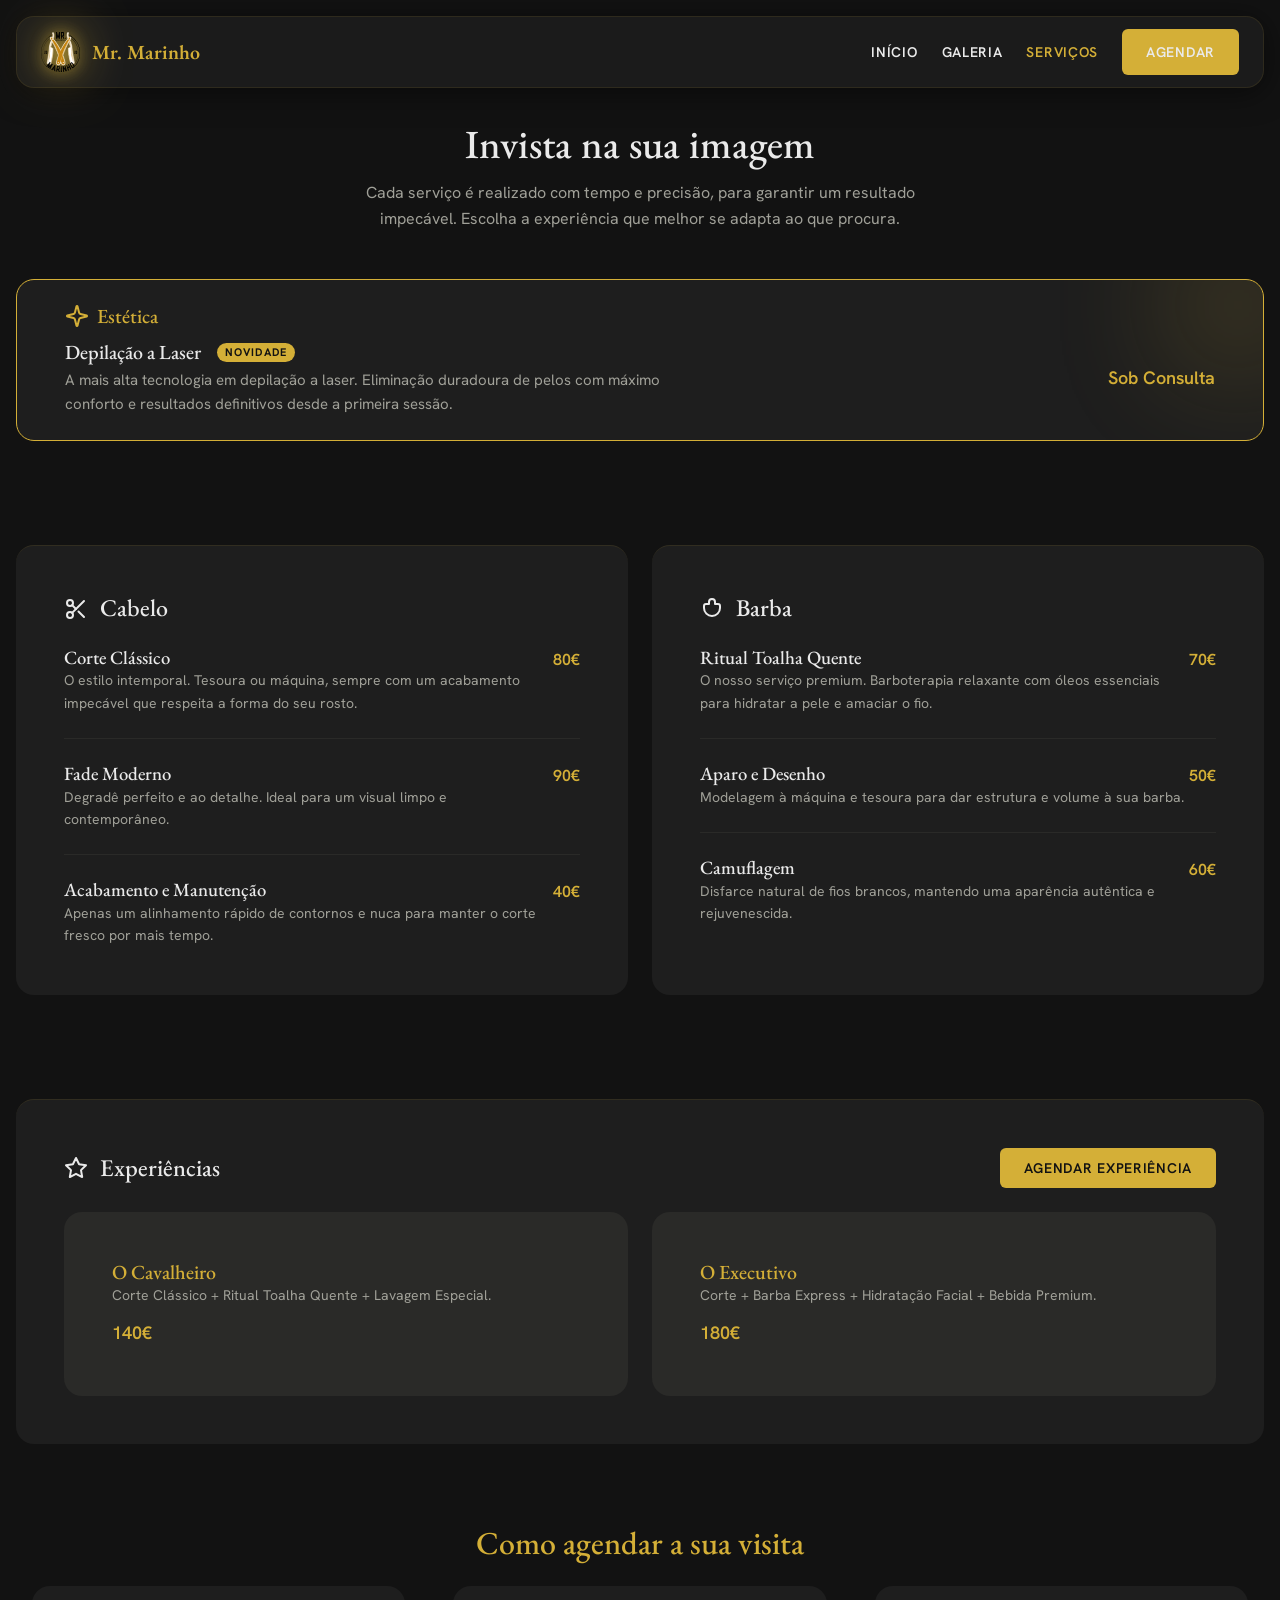
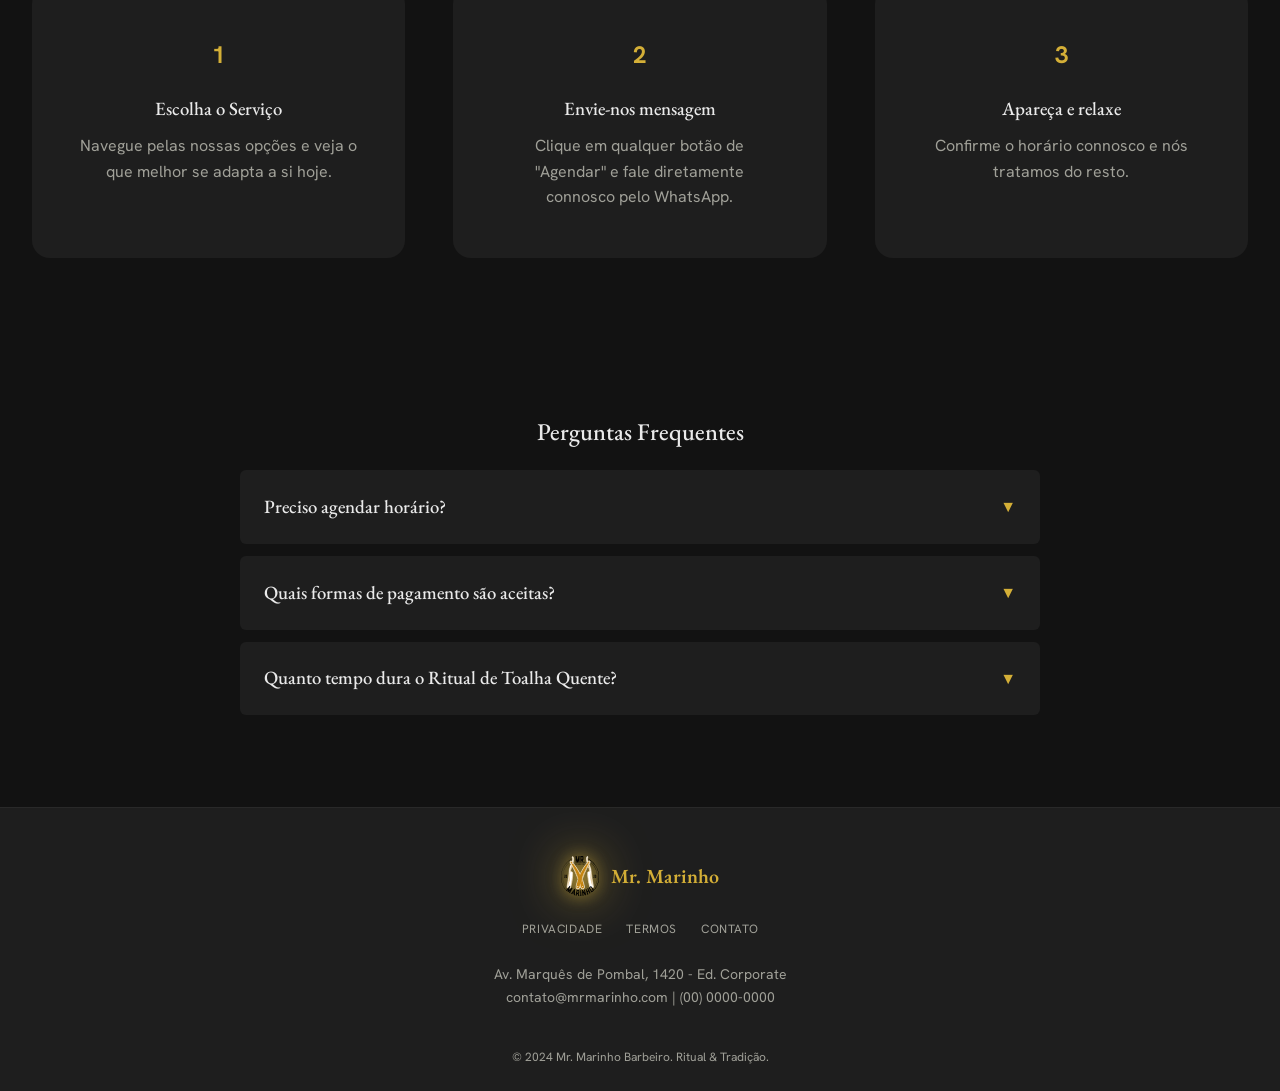
<file: servicos.html>
<!DOCTYPE html>
<html lang="pt-BR">
<head>
    <meta charset="UTF-8">
    <meta name="viewport" content="width=device-width, initial-scale=1.0">
    
    <!-- SEO Meta Tags -->
    <title>Serviços e Valores | Mr. Marinho Barbearia</title>
    <meta name="description" content="Conheça os serviços exclusivos da Barbearia Mr. Marinho: Cortes clássicos, fade moderno, barboterapia com toalha quente e experiências premium de grooming.">
    <meta name="keywords" content="serviços barbearia, preço corte de cabelo, toalha quente, barboterapia, grooming masculino, mr marinho serviços">
    <meta name="author" content="Mr. Marinho">
    <meta property="og:title" content="Serviços | Mr. Marinho Barbearia">
    <meta property="og:description" content="Tradição e precisão em cada detalhe. Escolha a experiência que melhor se adapta ao seu estilo.">
    <meta property="og:type" content="website">

    <link rel="stylesheet" href="style.css">
</head>
<body>

    <header class="navbar">
        <a href="index.html" class="nav-brand" aria-label="Home Mr. Marinho">
            <img src="./imgs/Logo.svg" alt="Logo Mr. Marinho">
            Mr. Marinho
        </a>
        
        <button class="menu-toggle" aria-label="Abrir Menu">☰</button>
        
        <nav class="nav-links" aria-label="Navegação Principal">
            <a href="index.html">Início</a>
            <a href="galeria.html">Galeria</a>
            <a href="servicos.html" class="active">Serviços</a>
            <a href="https://wa.me/00000000000" target="_blank" class="btn btn-primary btn-nav">Agendar</a>
        </nav>
    </header>

    <main class="container">
        <header class="page-header animate-on-scroll">
            <h1 class="page-title font-display">Invista na sua imagem</h1>
            <p class="page-subtitle">
                Cada serviço é realizado com tempo e precisão, para garantir um resultado impecável. Escolha a experiência que melhor se adapta ao que procura.
            </p>
        </header>

        <!-- Destaque: Novidade -->
        <section class="service-card animate-on-scroll delay-100" style="margin-bottom: var(--space-md); padding: var(--space-md) var(--space-lg); border: 1px solid var(--primary); position: relative; overflow: hidden;" aria-label="Serviço em Destaque">
            <!-- Efeito sutil de brilho no fundo do card -->
            <div style="position: absolute; top: -50px; right: -50px; width: 150px; height: 150px; background: var(--primary); filter: blur(60px); opacity: 0.15;"></div>
            
            <header class="service-card-title font-display" style="margin-bottom: var(--space-sm); color: var(--primary);">
                <div style="display: flex; align-items: center; gap: 8px; font-size: 20px;">
                    <svg width="24" height="24" viewBox="0 0 24 24" fill="none" stroke="currentColor" stroke-width="2" stroke-linecap="round" stroke-linejoin="round" aria-hidden="true">
                        <path d="M9.937 15.5A2 2 0 0 0 8.5 14.063l-6.135-1.582a.5.5 0 0 1 0-.962L8.5 9.936A2 2 0 0 0 9.937 8.5l1.582-6.135a.5.5 0 0 1 .963 0L14.063 8.5A2 2 0 0 0 15.5 9.937l6.135 1.581a.5.5 0 0 1 0 .964L15.5 14.063a2 2 0 0 0-1.437 1.437l-1.582 6.135a.5.5 0 0 1-.963 0z"></path>
                    </svg>
                    Estética
                </div>
            </header>
            
            <div class="service-list">
                <div class="service-item" style="border-bottom: none; padding-bottom: 0; align-items: center;">
                    <div class="service-info">
                        <h3 style="display: flex; align-items: center; flex-wrap: wrap; gap: 8px; font-size: 20px; margin-bottom: 4px;">
                            Depilação a Laser <span class="badge-new" style="font-size: 11px; padding: 3px 8px;">Novidade</span>
                        </h3>
                        <p style="font-size: 15px; max-width: 600px;">A mais alta tecnologia em depilação a laser. Eliminação duradoura de pelos com máximo conforto e resultados definitivos desde a primeira sessão.</p>
                    </div>
                    <div class="service-price" style="font-size: 18px;" aria-label="Preço: Sob Consulta">Sob Consulta</div>
                </div>
            </div>
        </section>

        <section class="services-grid" aria-label="Lista de Serviços">
            <!-- Cabelo -->
            <article class="service-card animate-on-scroll delay-100">
                <h2 class="service-card-title font-display">
                    <svg width="24" height="24" viewBox="0 0 24 24" fill="none" stroke="currentColor" stroke-width="2" stroke-linecap="round" stroke-linejoin="round" aria-hidden="true">
                        <circle cx="6" cy="6" r="3"></circle>
                        <circle cx="6" cy="18" r="3"></circle>
                        <line x1="20" y1="4" x2="8.12" y2="15.88"></line>
                        <line x1="14.47" y1="14.48" x2="20" y2="20"></line>
                        <line x1="8.12" y1="8.12" x2="12" y2="12"></line>
                    </svg>
                    Cabelo
                </h2>
                <div class="service-list">
                    <div class="service-item">
                        <div class="service-info">
                            <h3>Corte Clássico</h3>
                            <p>O estilo intemporal. Tesoura ou máquina, sempre com um acabamento impecável que respeita a forma do seu rosto.</p>
                        </div>
                        <div class="service-price" aria-label="Preço: 80 euros">80€</div>
                    </div>
                    <div class="service-item">
                        <div class="service-info">
                            <h3>Fade Moderno</h3>
                            <p>Degradê perfeito e ao detalhe. Ideal para um visual limpo e contemporâneo.</p>
                        </div>
                        <div class="service-price" aria-label="Preço: 90 euros">90€</div>
                    </div>
                    <div class="service-item">
                        <div class="service-info">
                            <h3>Acabamento e Manutenção</h3>
                            <p>Apenas um alinhamento rápido de contornos e nuca para manter o corte fresco por mais tempo.</p>
                        </div>
                        <div class="service-price" aria-label="Preço: 40 euros">40€</div>
                    </div>
                </div>
            </article>

            <!-- Barba -->
            <article class="service-card animate-on-scroll delay-200">
                <h2 class="service-card-title font-display">
                    <svg width="24" height="24" viewBox="0 0 24 24" fill="none" stroke="currentColor" stroke-width="2" stroke-linecap="round" stroke-linejoin="round" aria-hidden="true">
                        <path d="M12 2a3 3 0 0 0-3 3v2H6a2 2 0 0 0-2 2v2c0 4.42 3.58 8 8 8s8-3.58 8-8V9a2 2 0 0 0-2-2h-3V5a3 3 0 0 0-3-3Z"></path>
                    </svg>
                    Barba
                </h2>
                <div class="service-list">
                    <div class="service-item">
                        <div class="service-info">
                            <h3>Ritual Toalha Quente</h3>
                            <p>O nosso serviço premium. Barboterapia relaxante com óleos essenciais para hidratar a pele e amaciar o fio.</p>
                        </div>
                        <div class="service-price" aria-label="Preço: 70 euros">70€</div>
                    </div>
                    <div class="service-item">
                        <div class="service-info">
                            <h3>Aparo e Desenho</h3>
                            <p>Modelagem à máquina e tesoura para dar estrutura e volume à sua barba.</p>
                        </div>
                        <div class="service-price" aria-label="Preço: 50 euros">50€</div>
                    </div>
                    <div class="service-item">
                        <div class="service-info">
                            <h3>Camuflagem</h3>
                            <p>Disfarce natural de fios brancos, mantendo uma aparência autêntica e rejuvenescida.</p>
                        </div>
                        <div class="service-price" aria-label="Preço: 60 euros">60€</div>
                    </div>
                </div>
            </article>

        </section>

        <!-- Experiências -->
        <section class="service-card animate-on-scroll delay-300" style="margin-bottom: var(--space-xl);" aria-label="Combos e Experiências">
            <header class="service-card-title font-display" style="justify-content: space-between; width: 100%;">
                <div style="display: flex; align-items: center; gap: 12px;">
                    <svg width="24" height="24" viewBox="0 0 24 24" fill="none" stroke="currentColor" stroke-width="2" stroke-linecap="round" stroke-linejoin="round" aria-hidden="true">
                        <polygon points="12 2 15.09 8.26 22 9.27 17 14.14 18.18 21.02 12 17.77 5.82 21.02 7 14.14 2 9.27 8.91 8.26 12 2"></polygon>
                    </svg>
                    Experiências
                </div>
                <a href="https://wa.me/00000000000" target="_blank" class="btn btn-primary">Agendar Experiência</a>
            </header>
            
            <div class="services-grid" style="margin-bottom: 0;">
                <article class="service-card" style="background-color: var(--surface-2); border: none;">
                    <div class="service-info mb-sm">
                        <h3 class="text-gold" style="font-size: 20px;">O Cavalheiro</h3>
                        <p>Corte Clássico + Ritual Toalha Quente + Lavagem Especial.</p>
                    </div>
                    <div class="service-price" style="font-size: 18px;" aria-label="Preço: 140 euros">140€</div>
                </article>
                
                <article class="service-card" style="background-color: var(--surface-2); border: none;">
                    <div class="service-info mb-sm">
                        <h3 class="text-gold" style="font-size: 20px;">O Executivo</h3>
                        <p>Corte + Barba Express + Hidratação Facial + Bebida Premium.</p>
                    </div>
                    <div class="service-price" style="font-size: 18px;" aria-label="Preço: 180 euros">180€</div>
                </article>
            </div>
        </section>

        <!-- Booking Steps -->
        <section class="container animate-on-scroll" style="margin-bottom: var(--space-xl); text-align: center;">
            <h2 class="font-display mb-md" style="font-size: 32px; color: var(--primary);">Como agendar a sua visita</h2>
            <div class="feature-grid">
                <div class="feature-card delay-100">
                    <div class="feature-icon" style="font-size: 24px; font-weight: bold;">1</div>
                    <h3 class="mb-sm text-main">Escolha o Serviço</h3>
                    <p class="text-muted text-sm">Navegue pelas nossas opções e veja o que melhor se adapta a si hoje.</p>
                </div>
                <div class="feature-card delay-200">
                    <div class="feature-icon" style="font-size: 24px; font-weight: bold;">2</div>
                    <h3 class="mb-sm text-main">Envie-nos mensagem</h3>
                    <p class="text-muted text-sm">Clique em qualquer botão de "Agendar" e fale diretamente connosco pelo WhatsApp.</p>
                </div>
                <div class="feature-card delay-300">
                    <div class="feature-icon" style="font-size: 24px; font-weight: bold;">3</div>
                    <h3 class="mb-sm text-main">Apareça e relaxe</h3>
                    <p class="text-muted text-sm">Confirme o horário connosco e nós tratamos do resto.</p>
                </div>
            </div>
        </section>

        <!-- FAQ -->
        <section class="faq-section mb-lg" aria-label="Perguntas Frequentes">
            <h2 class="faq-title font-display animate-on-scroll">Perguntas Frequentes</h2>
            
            <article class="faq-item animate-on-scroll delay-100">
                <header class="faq-header">
                    <h3 class="faq-question">Preciso agendar horário?</h3>
                    <div class="faq-icon" aria-hidden="true">▼</div>
                </header>
                <div class="faq-answer">
                    Sim, valorizamos o seu tempo. Atendemos prioritariamente com hora marcada para garantir que você tenha nossa total atenção durante todo o seu ritual de cuidado.
                </div>
            </article>
            
            <article class="faq-item animate-on-scroll delay-200">
                <header class="faq-header">
                    <h3 class="faq-question">Quais formas de pagamento são aceitas?</h3>
                    <div class="faq-icon" aria-hidden="true">▼</div>
                </header>
                <div class="faq-answer">
                    Aceitamos Multibanco, MBWay e numerário. Queremos que a sua experiência seja o mais conveniente possível.
                </div>
            </article>
            
            <article class="faq-item animate-on-scroll delay-300">
                <header class="faq-header">
                    <h3 class="faq-question">Quanto tempo dura o Ritual de Toalha Quente?</h3>
                    <div class="faq-icon" aria-hidden="true">▼</div>
                </header>
                <div class="faq-answer">
                    Aproximadamente 45 minutos. É uma experiência completa que envolve preparação da pele, aplicação da toalha quente com óleos essenciais, massagem facial e o barbear clássico.
                </div>
            </article>
        </section>
    </main>

    <footer class="footer">
        <div class="container footer-content">
            <div class="nav-brand">
                <img src="./imgs/Logo.svg" alt="Logo Mr. Marinho">
                Mr. Marinho
            </div>
            <nav class="footer-links" aria-label="Links do Rodapé">
                <a href="#">Privacidade</a>
                <a href="#">Termos</a>
                <a href="#">Contato</a>
            </nav>
            <address class="footer-contact" style="font-style: normal;">
                Av. Marquês de Pombal, 1420 - Ed. Corporate<br>
                contato@mrmarinho.com | (00) 0000-0000
            </address>
            <div class="text-muted" style="font-size: 12px; margin-top: 16px;">
                © 2024 Mr. Marinho Barbeiro. Ritual & Tradição.
            </div>
        </div>
    </footer>

    <script src="script.js" defer></script>
</body>
</html>
</file>
<file: style.css>
@import url('https://fonts.googleapis.com/css2?family=EB+Garamond:ital,wght@0,400;0,500;0,600;1,400&family=Hanken+Grotesk:wght@400;500;600&display=swap');

:root {
  /* Colors */
  --bg: #121212;
  --surface-1: #1e1e1e;
  --surface-2: #2a2a28;
  
  --primary: #d4af37;
  --primary-hover: #e6c24a;
  
  --text-main: #eaeaea;
  --text-muted: #a0a098;
  
  /* Typography */
  --font-display: 'EB Garamond', serif;
  --font-body: 'Hanken Grotesk', sans-serif;
  
  /* Spacing */
  --space-xs: 4px;
  --space-sm: 12px;
  --space-md: 24px;
  --space-lg: 48px;
  --space-xl: 80px;
  
  /* Radii */
  --radius-sm: 6px;
  --radius-md: 12px;
  --radius-lg: 18px;
  
  /* Layout */
  --max-width: 1280px;
}

* {
  box-sizing: border-box;
  margin: 0;
  padding: 0;
}

body {
  font-family: var(--font-body);
  background-color: var(--bg);
  color: var(--text-main);
  line-height: 1.6;
  -webkit-font-smoothing: antialiased;
  min-height: 100vh;
  display: flex;
  flex-direction: column;
}

/* Typography Classes */
h1, h2, h3, h4, .font-display {
  font-family: var(--font-display);
  font-weight: 500;
  line-height: 1.2;
}

.text-gold { color: var(--primary); }
.text-muted { color: var(--text-muted); }

/* Layout */
.container {
  width: 100%;
  max-width: var(--max-width);
  margin: 0 auto;
  padding: 0 16px;
}

main {
  flex: 1;
}

section {
  padding: var(--space-xl) 0;
}

/* Buttons */
.btn {
  display: inline-flex;
  align-items: center;
  justify-content: center;
  padding: 12px 24px;
  font-family: var(--font-body);
  font-weight: 600;
  font-size: 14px;
  letter-spacing: 0.05em;
  text-transform: uppercase;
  border-radius: var(--radius-sm);
  cursor: pointer;
  transition: all 0.2s ease;
  text-decoration: none;
  border: none;
}

.btn-primary {
  background-color: var(--primary);
  color: var(--bg);
}

.btn-primary:hover {
  background-color: var(--primary-hover);
  transform: translateY(-2px);
  box-shadow: 0 4px 15px rgba(212, 175, 55, 0.3);
}

.btn-outline {
  background-color: transparent;
  color: var(--primary);
  border: 1px solid var(--primary);
}

.btn-outline:hover {
  background-color: rgba(212, 175, 55, 0.1);
  transform: translateY(-2px);
  box-shadow: 0 4px 15px rgba(212, 175, 55, 0.15);
}

/* Floating Menu */
.navbar {
  position: fixed;
  top: 16px;
  left: 50%;
  transform: translateX(-50%);
  width: calc(100% - 32px);
  max-width: var(--max-width);
  background-color: rgba(30, 30, 30, 0.85);
  backdrop-filter: blur(12px);
  -webkit-backdrop-filter: blur(12px);
  border: 1px solid rgba(212, 175, 55, 0.1);
  border-radius: var(--radius-lg);
  display: flex;
  justify-content: space-between;
  align-items: center;
  padding: 12px 24px;
  z-index: 1000;
  box-shadow: 0 4px 30px rgba(0, 0, 0, 0.5);
}

.nav-brand {
  display: flex;
  align-items: center;
  gap: 12px;
  text-decoration: none;
  color: var(--primary);
  font-family: var(--font-display);
  font-size: 20px;
  font-weight: 600;
}

.nav-brand img {
  height: 40px; /* Aumentei um pouco para dar mais espaço */
  width: auto;
  max-width: 100%;
  object-fit: contain; /* Garante que o logo não seja cortado de forma alguma */
  /* Brilho duplo e mais forte para destacar bem o logo */
  filter: drop-shadow(0px 0px 8px rgba(212, 175, 55, 1)) drop-shadow(0px 0px 25px rgba(212, 175, 55, 0.8));
}

.nav-links {
  display: flex;
  gap: var(--space-md);
  align-items: center;
}

.nav-links a {
  color: var(--text-main);
  text-decoration: none;
  font-size: 14px;
  font-weight: 600;
  text-transform: uppercase;
  letter-spacing: 0.05em;
  transition: color 0.2s;
}

.nav-links a:hover, .nav-links a.active {
  color: var(--primary);
}

.menu-toggle {
  display: none;
  background: none;
  border: none;
  color: var(--text-main);
  cursor: pointer;
  font-size: 24px;
}

/* Footer */
.footer {
  background-color: var(--surface-1);
  padding: var(--space-lg) 0 var(--space-md);
  margin-top: auto;
  border-top: 1px solid rgba(255,255,255,0.05);
}

.footer-content {
  display: flex;
  flex-direction: column;
  align-items: center;
  text-align: center;
  gap: var(--space-md);
}

.footer-links {
  display: flex;
  gap: var(--space-md);
}

.footer-links a {
  color: var(--text-muted);
  text-decoration: none;
  font-size: 12px;
  text-transform: uppercase;
  letter-spacing: 0.05em;
  transition: color 0.2s;
}

.footer-links a:hover {
  color: var(--primary);
}

.footer-contact {
  color: var(--text-muted);
  font-size: 14px;
}

/* Utility */
.text-center { text-align: center; }
.mb-sm { margin-bottom: var(--space-sm); }
.mb-md { margin-bottom: var(--space-md); }
.mb-lg { margin-bottom: var(--space-lg); }
.mt-lg { margin-top: var(--space-lg); }

/* Responsive */
@media (max-width: 768px) {
  .nav-links {
    display: none;
    position: absolute;
    top: 100%;
    left: 0;
    right: 0;
    background-color: var(--surface-1);
    flex-direction: column;
    padding: var(--space-md);
    border-radius: var(--radius-lg);
    border: 1px solid rgba(212, 175, 55, 0.1);
    margin-top: 8px;
    box-shadow: 0 10px 30px rgba(0, 0, 0, 0.5);
  }
  
  .nav-links.active {
    display: flex;
  }
  
  .menu-toggle {
    display: block;
  }
  
  .btn-nav {
    width: 100%;
  }
}

/* Cards & Sections */
.card {
  background-color: var(--surface-1);
  border-radius: var(--radius-lg);
  padding: var(--space-md);
}

.page-header {
  padding-top: 120px;
  padding-bottom: var(--space-lg);
  text-align: center;
}

.page-title {
  font-size: 40px;
  margin-bottom: var(--space-sm);
}

.page-subtitle {
  color: var(--text-muted);
  font-size: 16px;
  max-width: 600px;
  margin: 0 auto;
}

/* Hero Section */
.hero {
  position: relative;
  height: 100vh;
  display: flex;
  align-items: center;
  justify-content: center;
  text-align: center;
  background-image: linear-gradient(rgba(18, 18, 18, 0.7), rgba(18, 18, 18, 0.9)), url('https://images.unsplash.com/photo-1585747860715-2ba37e788b70?q=80&w=2074&auto=format&fit=crop');
  background-size: cover;
  background-position: center;
}

.hero-content {
  z-index: 10;
  max-width: 800px;
  padding: 0 24px;
}

.hero-title {
  font-size: 56px;
  margin-bottom: var(--space-sm);
  color: var(--text-main);
}

.hero-subtitle {
  font-size: 18px;
  color: var(--text-muted);
  margin-bottom: var(--space-lg);
}

/* Gallery Grid */
.gallery-grid {
  display: grid;
  grid-template-columns: repeat(auto-fill, minmax(min(100%, 280px), 1fr));
  gap: var(--space-md);
  margin-top: var(--space-lg);
}

.gallery-item {
  width: 100%;
  height: 100%;
  object-fit: cover;
  border-radius: var(--radius-md);
  filter: grayscale(20%) contrast(110%);
  transition: all 0.3s ease;
}

.gallery-item:hover {
  filter: grayscale(0%) contrast(100%);
  transform: scale(1.02);
}

/* Masonry approximation for CSS Grid */
.gallery-item.tall { grid-row: span 2; height: 600px; }
.gallery-item.short { height: 288px; }

/* Services Grid */
.services-grid {
  display: grid;
  grid-template-columns: repeat(auto-fit, minmax(min(100%, 350px), 1fr));
  gap: var(--space-md);
  margin-bottom: var(--space-md);
}

.service-card {
  background-color: var(--surface-1);
  border-radius: var(--radius-lg);
  padding: var(--space-lg);
  border-top: 1px solid rgba(212, 175, 55, 0.1);
}

.service-card-title {
  display: flex;
  align-items: center;
  gap: 12px;
  font-size: 24px;
  margin-bottom: var(--space-md);
  color: var(--text-main);
}

.service-list {
  display: flex;
  flex-direction: column;
  gap: var(--space-md);
}

.service-item {
  display: flex;
  justify-content: space-between;
  align-items: flex-start;
  border-bottom: 1px solid var(--surface-2);
  padding-bottom: var(--space-md);
}

.service-item:last-child {
  border-bottom: none;
  padding-bottom: 0;
}

.service-info h4 {
  font-size: 16px;
  color: var(--text-main);
  margin-bottom: 4px;
}

.service-info p {
  font-size: 14px;
  color: var(--text-muted);
}

.service-price {
  font-family: var(--font-body);
  font-weight: 600;
  color: var(--primary);
}

/* FAQ Accordion */
.faq-section {
  max-width: 800px;
  margin: var(--space-xl) auto 0;
}

.faq-title {
  text-align: center;
  margin-bottom: var(--space-md);
}

.faq-item {
  background-color: var(--surface-1);
  border-radius: var(--radius-sm);
  margin-bottom: var(--space-sm);
  padding: var(--space-md);
  cursor: pointer;
  display: block;
  transition: background-color 0.2s;
}

.faq-item:hover {
  background-color: var(--surface-2);
}

.faq-question {
  font-weight: 500;
  color: var(--text-main);
}

.faq-icon {
  color: var(--primary);
  font-weight: bold;
  transition: transform 0.3s ease;
}

.faq-answer {
  max-height: 0;
  overflow: hidden;
  transition: all 0.3s ease-out;
  color: var(--text-muted);
  font-size: 14px;
}

.faq-header {
  display: flex;
  justify-content: space-between;
  align-items: center;
  width: 100%;
}

/* Animations */
.animate-on-scroll {
  opacity: 0;
  transform: translateY(30px);
  transition: opacity 0.8s cubic-bezier(0.16, 1, 0.3, 1), transform 0.8s cubic-bezier(0.16, 1, 0.3, 1);
}

.animate-in {
  opacity: 1;
  transform: translateY(0);
}

/* Staggered Delays */
.delay-100 { transition-delay: 100ms; }
.delay-200 { transition-delay: 200ms; }
.delay-300 { transition-delay: 300ms; }
.delay-400 { transition-delay: 400ms; }

/* Content Sections */
.section-title {
  text-align: center;
  font-size: 36px;
  margin-bottom: var(--space-md);
  color: var(--primary);
}

.section-subtitle {
  text-align: center;
  color: var(--text-muted);
  max-width: 600px;
  margin: 0 auto var(--space-lg);
}

.feature-grid {
  display: grid;
  grid-template-columns: repeat(auto-fit, minmax(min(100%, 280px), 1fr));
  gap: var(--space-lg);
}

.feature-card {
  background-color: var(--surface-1);
  padding: var(--space-lg);
  border-radius: var(--radius-lg);
  text-align: center;
  border-top: 2px solid transparent;
  transition: all 0.3s ease;
}

.feature-card:hover {
  transform: translateY(-5px);
  border-top-color: var(--primary);
  background-color: var(--surface-2);
  box-shadow: 0 10px 30px rgba(0, 0, 0, 0.3);
}

.feature-icon {
  color: var(--primary);
  margin-bottom: var(--space-md);
  display: inline-flex;
  justify-content: center;
}

/* Testimonial Section */
.testimonial-grid {
  display: grid;
  grid-template-columns: repeat(auto-fit, minmax(min(100%, 300px), 1fr));
  gap: var(--space-md);
}

.testimonial-card {
  background-color: var(--surface-2);
  padding: var(--space-lg);
  border-radius: var(--radius-md);
  border-left: 4px solid var(--primary);
  transition: all 0.3s ease;
}

.testimonial-card:hover {
  transform: translateY(-5px);
  box-shadow: 0 10px 30px rgba(0, 0, 0, 0.3);
}

.testimonial-text {
  font-style: italic;
  margin-bottom: var(--space-sm);
  color: var(--text-main);
}

.testimonial-author {
  font-weight: 600;
  color: var(--primary);
  font-family: var(--font-body);
  font-size: 14px;
}

/* Star Rating */
.star-rating {
  color: var(--primary);
  font-size: 18px;
  letter-spacing: 2px;
}

/* --- New SEO & Responsive Tweaks --- */
@media (max-width: 768px) {
  .hero-title { font-size: 36px; }
  .hero-subtitle { font-size: 16px; margin-bottom: var(--space-md); }
  .page-title { font-size: 32px; }
  .section-title { font-size: 28px; }
  .hero { background-attachment: scroll; } /* Disable fixed bg on mobile for performance */
  section { padding: var(--space-lg) 0; } /* Reduce vertical spacing on mobile */
  .btn { width: 100%; min-height: 48px; } /* Larger touch targets for buttons on mobile */
  .footer-links { flex-direction: column; gap: var(--space-sm); }
}

/* --- Parallax Hero --- */
.hero {
  background-attachment: fixed; /* Creates the parallax effect */
  background-position: center;
  background-repeat: no-repeat;
  background-size: cover;
  overflow: hidden;
}

.hero-content {
  position: relative;
  z-index: 2;
}

/* --- Barbers Section --- */
.barber-grid {
  display: grid;
  grid-template-columns: repeat(auto-fit, minmax(min(100%, 250px), 1fr));
  gap: var(--space-lg);
  margin-top: var(--space-md);
}

.barber-card {
  position: relative;
  border-radius: var(--radius-lg);
  overflow: hidden;
  background-color: var(--surface-1);
}

.barber-img-wrapper {
  overflow: hidden;
  aspect-ratio: 3/4;
}

.barber-img {
  width: 100%;
  height: 100%;
  object-fit: cover;
  transition: transform 0.6s ease;
  filter: grayscale(40%);
}

.barber-card:hover .barber-img {
  transform: scale(1.05);
  filter: grayscale(0%);
}

.barber-info {
  padding: var(--space-md);
  text-align: center;
  border-top: 2px solid var(--primary);
}

.barber-name {
  font-family: var(--font-display);
  font-size: 24px;
  color: var(--text-main);
  margin-bottom: 4px;
}

.barber-role {
  color: var(--primary);
  font-size: 14px;
  text-transform: uppercase;
  letter-spacing: 0.05em;
}

/* --- Philosophy Split Section --- */
.split-section {
  display: grid;
  grid-template-columns: 1fr 1fr;
  gap: var(--space-xl);
  align-items: center;
}

@media (max-width: 900px) {
  .split-section {
    grid-template-columns: 1fr;
  }
  .split-image { order: -1; }
}

.split-image {
  width: 100%;
  border-radius: var(--radius-lg);
  box-shadow: 20px 20px 0px rgba(212, 175, 55, 0.1);
}

/* --- Lightbox --- */
.lightbox {
  position: fixed;
  top: 0; left: 0; width: 100%; height: 100%;
  background-color: rgba(18, 18, 18, 0.95);
  display: flex;
  justify-content: center;
  align-items: center;
  z-index: 2000;
  opacity: 0;
  pointer-events: none;
  transition: opacity 0.3s ease;
  backdrop-filter: blur(10px);
  -webkit-backdrop-filter: blur(10px);
}

.lightbox.active {
  opacity: 1;
  pointer-events: auto;
}

.lightbox-content {
  max-width: 90%;
  max-height: 90vh;
  border-radius: var(--radius-md);
  box-shadow: 0 10px 40px rgba(0,0,0,0.8);
  transform: scale(0.95);
  transition: transform 0.3s ease;
  object-fit: contain;
}

.lightbox.active .lightbox-content {
  transform: scale(1);
}

.lightbox-close {
  position: absolute;
  top: 24px;
  right: 32px;
  color: var(--text-main);
  font-size: 40px;
  cursor: pointer;
  background: none;
  border: none;
  transition: color 0.2s;
  padding: 10px;
}

.lightbox-close:hover {
  color: var(--primary);
}

.gallery-item {
  cursor: zoom-in;
}

/* --- Location & Hours --- */
.info-card {
  background-color: var(--surface-1);
  padding: var(--space-lg);
  border-radius: var(--radius-lg);
  text-align: center;
  height: 100%;
  border-top: 1px solid rgba(212, 175, 55, 0.1);
  transition: transform 0.3s ease;
}

.info-card:hover {
  transform: translateY(-5px);
  background-color: var(--surface-2);
}

.info-card h3 {
  color: var(--primary);
  margin-bottom: var(--space-sm);
}

.hours-list {
  list-style: none;
  padding: 0;
}

.hours-list li {
  display: flex;
  justify-content: space-between;
  border-bottom: 1px solid var(--surface-2);
  padding: 12px 0;
  color: var(--text-muted);
}
.hours-list li:last-child { border-bottom: none; }

/* --- Badges / Highlights --- */
.badge-new {
  display: inline-block;
  background-color: var(--primary);
  color: var(--bg);
  font-family: var(--font-body);
  font-size: 11px;
  font-weight: 700;
  text-transform: uppercase;
  letter-spacing: 0.1em;
  padding: 2px 8px;
  border-radius: 12px;
  margin-left: 8px;
  vertical-align: middle;
  animation: pulse-gold 2s infinite;
}

@keyframes pulse-gold {
  0% { box-shadow: 0 0 0 0 rgba(212, 175, 55, 0.6); }
  70% { box-shadow: 0 0 0 8px rgba(212, 175, 55, 0); }
  100% { box-shadow: 0 0 0 0 rgba(212, 175, 55, 0); }
}
</file>
